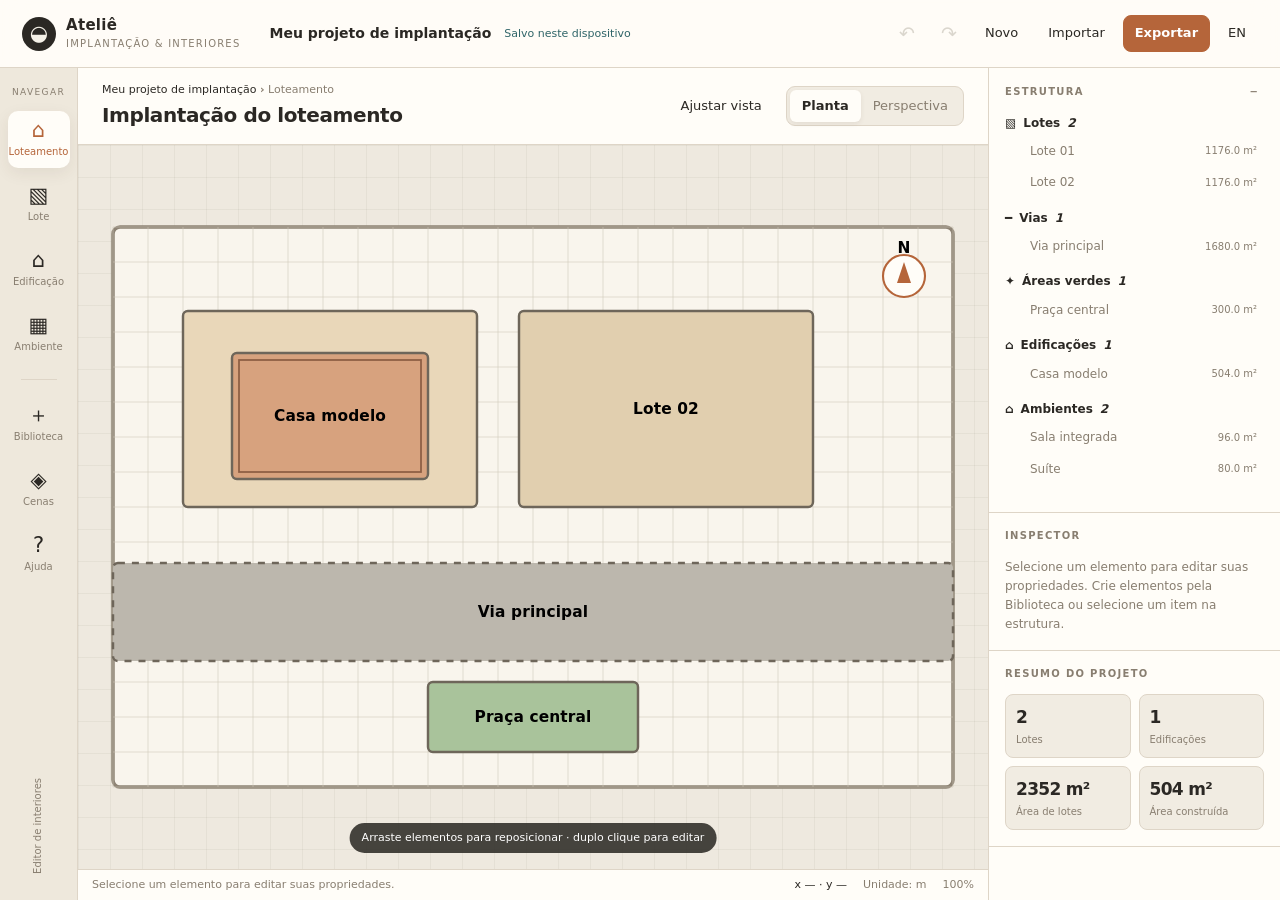
<file: implantacao.html>
<!doctype html>
<html lang="pt-BR">
<head>
  <meta charset="utf-8" />
  <meta name="viewport" content="width=device-width, initial-scale=1, viewport-fit=cover" />
  <meta name="theme-color" content="#f5f1e8" />
  <meta name="description" content="Prancheta visual para loteamentos, lotes, casas e ambientes." />
  <title>Ateliê de Implantação</title>
  <link rel="stylesheet" href="src/styles.css?v=069ff14" />
</head>
<body>
  <div id="app" class="app-shell">
    <header class="topbar">
      <div class="brand-mark" aria-label="Ateliê de Implantação"><span class="brand-glyph">◒</span><span><strong>Ateliê</strong><small>implantação & interiores</small></span></div>
      <div class="project-switcher"><button id="projectMenuBtn" class="ghost-button project-name">Projeto sem nome</button><span id="saveIndicator" class="save-indicator">Salvo neste dispositivo</span></div>
      <nav class="top-actions" aria-label="Ações do projeto">
        <button id="undoBtn" class="icon-button" title="Desfazer (Ctrl+Z)" aria-label="Desfazer">↶</button><button id="redoBtn" class="icon-button" title="Refazer (Ctrl+Y)" aria-label="Refazer">↷</button>
        <button id="newProjectBtn" class="ghost-button">Novo</button><button id="importBtn" class="ghost-button">Importar</button><button id="exportBtn" class="accent-button">Exportar</button>
        <button id="languageBtn" class="ghost-button">EN</button>
      </nav>
    </header>
    <div class="workspace">
      <aside class="left-rail">
        <div class="rail-label">NAVEGAR</div>
        <button class="context-button active" data-context="site"><span>⌂</span><small>Loteamento</small></button>
        <button class="context-button" data-context="lot"><span>▧</span><small>Lote</small></button>
        <button class="context-button" data-context="building"><span>⌂</span><small>Edificação</small></button>
        <button class="context-button" data-context="room"><span>▦</span><small>Ambiente</small></button>
        <div class="rail-divider"></div>
        <button id="libraryBtn" class="context-button"><span>＋</span><small>Biblioteca</small></button>
        <button id="scenesBtn" class="context-button"><span>◈</span><small>Cenas</small></button>
        <button id="helpBtn" class="context-button"><span>?</span><small>Ajuda</small></button>
        <div class="rail-spacer"></div><a class="legacy-link" href="legacy.html">Editor de interiores</a>
      </aside>
      <main class="main-workspace">
        <div class="contextbar"><div><div id="breadcrumbs" class="breadcrumbs"></div><h1 id="workspaceTitle">Implantação do loteamento</h1></div><div class="context-actions"><button id="fitBtn" class="ghost-button">Ajustar vista</button><div class="segmented"><button class="view-button active" data-view="plan">Planta</button><button class="view-button" data-view="perspective">Perspectiva</button></div></div></div>
        <div id="canvasWrap" class="canvas-wrap"><svg id="canvas" role="application" aria-label="Área de trabalho do projeto"></svg><div id="canvasEmpty" class="canvas-empty hidden"><span>⌘</span><strong>Comece pelo terreno</strong><p>Adicione um lote, uma via ou uma área verde para construir sua implantação.</p><button class="accent-button" data-action="add-lot">Criar primeiro lote</button></div><div id="canvasHint" class="canvas-hint">Arraste elementos para reposicionar · duplo clique para editar</div></div>
        <footer class="statusbar"><span id="statusText">Selecione um elemento para editar suas propriedades.</span><span class="status-right"><b id="cursorCoords">x — · y —</b><span>Unidade: m</span><span id="zoomText">100%</span></span></footer>
      </main>
      <aside class="right-panel"><section class="panel-section project-tree"><div class="section-heading"><span>ESTRUTURA</span><button id="collapseTreeBtn" class="mini-button">−</button></div><div id="tree" class="tree"></div></section><section id="inspectorSection" class="panel-section inspector"></section><section class="panel-section metrics-section"><div class="section-heading"><span>RESUMO DO PROJETO</span></div><div id="metrics" class="metrics"></div></section></aside>
    </div>
  </div>
  <dialog id="projectDialog" class="modal"><form method="dialog" id="projectForm"><div class="modal-head"><div><span class="eyebrow">PROJETO</span><h2 id="projectDialogTitle">Gerenciar projeto</h2></div><button value="cancel" class="close-button" aria-label="Fechar">×</button></div><label>Nome do projeto<input id="projectNameInput" required maxlength="80" /></label><label>Descrição<textarea id="projectDescriptionInput" rows="3" maxlength="240"></textarea></label><div class="modal-actions"><button value="cancel" class="ghost-button">Cancelar</button><button id="projectSaveBtn" value="default" class="accent-button">Salvar projeto</button></div></form></dialog>
  <dialog id="libraryDialog" class="modal wide-modal"><div class="modal-head"><div><span class="eyebrow">BIBLIOTECA</span><h2>Elementos de implantação</h2></div><button id="libraryCloseBtn" class="close-button" aria-label="Fechar biblioteca">×</button></div><div class="library-cards"><button data-action="add-lot"><b>▧ Lote residencial</b><small>Cria um lote editável com medidas padrão.</small></button><button data-action="add-road"><b>━ Via / acesso</b><small>Adiciona uma faixa de circulação ao plano.</small></button><button data-action="add-green"><b>✦ Área verde</b><small>Adiciona uma área comum ou paisagística.</small></button><button data-action="add-building"><b>⌂ Edificação</b><small>Implanta uma casa dentro do lote selecionado.</small></button></div></dialog>
  <dialog id="scenesDialog" class="modal wide-modal"><div class="modal-head"><div><span class="eyebrow">APRESENTAÇÃO</span><h2>Cenas salvas</h2></div><button id="scenesCloseBtn" class="close-button" aria-label="Fechar cenas">×</button></div><div id="sceneList" class="scene-list"></div><div class="modal-actions"><button id="saveSceneBtn" class="accent-button">Salvar cena atual</button></div></dialog>
  <dialog id="helpDialog" class="modal"><div class="modal-head"><div><span class="eyebrow">GUIA RÁPIDO</span><h2>Como usar o Ateliê</h2></div><button id="helpCloseBtn" class="close-button">×</button></div><div class="help-copy"><p><b>1. Navegue por escala.</b> Use Loteamento, Lote, Edificação e Ambiente para manter o projeto organizado.</p><p><b>2. Crie e ajuste.</b> Use a Biblioteca para adicionar elementos; selecione qualquer item para editar nome, posição, dimensões e visibilidade.</p><p><b>3. Apresente.</b> Alterne para Perspectiva, salve cenas e exporte um JSON completo para continuar em outro dispositivo.</p><p><b>Atalhos:</b> Delete remove, Ctrl/Cmd+D duplica, Ctrl/Cmd+Z desfaz e Esc limpa a seleção.</p></div></dialog>
  <input id="fileInput" type="file" accept="application/json,.json" hidden />
  <script src="src/app.js?v=069ff14"></script>
</body>
</html>
</file>
<file: src/styles.css>
:root{--paper:#f5f1e8;--surface:#fffdf8;--surface-2:#f1ece2;--ink:#2b2824;--muted:#887e70;--line:#ded5c7;--accent:#b5653a;--accent-soft:#f2dfd2;--teal:#2f6468;--danger:#a83d34;--shadow:0 18px 60px rgba(71,51,32,.12);--radius:12px;--font:Inter,ui-sans-serif,system-ui,-apple-system,BlinkMacSystemFont,"Segoe UI",sans-serif}*{box-sizing:border-box}html,body{margin:0;height:100%;background:var(--paper);color:var(--ink);font:13px/1.45 var(--font);overflow:hidden}button,input,textarea{font:inherit;color:inherit}button{cursor:pointer}button:focus-visible,input:focus-visible,textarea:focus-visible{outline:3px solid rgba(181,101,58,.3);outline-offset:2px}.app-shell{height:100dvh;display:flex;flex-direction:column}.topbar{height:68px;display:flex;align-items:center;gap:28px;padding:10px 22px;border-bottom:1px solid var(--line);background:rgba(255,253,248,.92);backdrop-filter:blur(14px);z-index:4}.brand-mark{display:flex;gap:10px;align-items:center;min-width:215px}.brand-glyph{display:grid;place-items:center;width:34px;height:34px;border-radius:50%;background:var(--ink);color:var(--paper);font-size:21px}.brand-mark strong{display:block;font-size:15px;letter-spacing:.02em}.brand-mark small{display:block;color:var(--muted);font-size:10px;letter-spacing:.12em;text-transform:uppercase}.project-switcher{display:flex;align-items:center;gap:12px;min-width:260px}.project-name{font-weight:650;font-size:14px;padding:6px 0!important}.save-indicator{font-size:11px;color:var(--teal);white-space:nowrap}.top-actions{display:flex;align-items:center;gap:6px;margin-left:auto}.ghost-button,.accent-button,.icon-button,.mini-button,.close-button{border:1px solid transparent;background:transparent;border-radius:8px;padding:8px 11px;transition:.18s ease}.ghost-button:hover,.icon-button:hover,.mini-button:hover{background:var(--surface-2)}.accent-button{background:var(--accent);color:white;border-color:var(--accent);font-weight:650}.accent-button:hover{background:#9c522f}.icon-button{font-size:19px;color:var(--muted);padding:6px 9px}.icon-button:disabled{opacity:.3;cursor:not-allowed}.workspace{display:grid;grid-template-columns:78px minmax(0,1fr) 292px;min-height:0;flex:1}.left-rail{display:flex;flex-direction:column;align-items:center;padding:18px 8px;background:#eee8dc;border-right:1px solid var(--line);gap:8px}.rail-label{font-size:9px;letter-spacing:.15em;color:var(--muted);margin-bottom:4px}.context-button{width:62px;min-height:57px;border:0;background:transparent;border-radius:10px;color:var(--muted);display:flex;flex-direction:column;align-items:center;justify-content:center;gap:4px;transition:.18s}.context-button span{font-size:21px;line-height:1;color:var(--ink)}.context-button small{font-size:10px}.context-button:hover{background:rgba(255,253,248,.7);color:var(--ink)}.context-button.active{background:var(--surface);color:var(--accent);box-shadow:0 5px 16px rgba(71,51,32,.08)}.context-button.active span{color:var(--accent)}.rail-divider{height:1px;width:36px;background:var(--line);margin:8px 0}.rail-spacer{flex:1}.legacy-link{writing-mode:vertical-rl;transform:rotate(180deg);color:var(--muted);font-size:10px;text-decoration:none;padding:8px}.legacy-link:hover{color:var(--accent)}.main-workspace{min-width:0;display:flex;flex-direction:column;background:var(--surface)}.contextbar{height:77px;display:flex;align-items:center;justify-content:space-between;padding:0 24px;border-bottom:1px solid var(--line);background:var(--surface)}.breadcrumbs{font-size:11px;color:var(--muted);margin-bottom:3px}.breadcrumbs span{color:var(--ink)}h1,h2,p{margin:0}.contextbar h1{font-size:20px;letter-spacing:-.02em}.context-actions{display:flex;align-items:center;gap:12px}.segmented{display:flex;padding:3px;border:1px solid var(--line);border-radius:9px;background:var(--surface-2)}.view-button{border:0;background:transparent;border-radius:6px;padding:7px 12px;color:var(--muted)}.view-button.active{background:var(--surface);color:var(--ink);box-shadow:0 2px 5px rgba(71,51,32,.08);font-weight:600}.canvas-wrap{position:relative;min-height:0;flex:1;overflow:hidden;background-color:#eee9df;background-image:linear-gradient(rgba(112,101,85,.07) 1px,transparent 1px),linear-gradient(90deg,rgba(112,101,85,.07) 1px,transparent 1px);background-size:32px 32px}.canvas-wrap.perspective{background:linear-gradient(145deg,#e3ddd1 0%,#f7f3eb 54%,#ddd6c9 100%)}#canvas{width:100%;height:100%;display:block;touch-action:none}.canvas-hint{position:absolute;bottom:16px;left:50%;transform:translateX(-50%);padding:7px 12px;border-radius:20px;background:rgba(43,40,36,.86);color:#fff;font-size:11px;pointer-events:none}.canvas-empty{position:absolute;inset:0;display:flex;flex-direction:column;justify-content:center;align-items:center;text-align:center;pointer-events:none}.canvas-empty>*{pointer-events:auto}.canvas-empty span{font-size:34px;color:var(--accent);margin-bottom:10px}.canvas-empty strong{font-size:18px}.canvas-empty p{max-width:300px;color:var(--muted);margin:6px 0 16px}.hidden{display:none!important}.statusbar{display:flex;justify-content:space-between;gap:15px;min-height:31px;align-items:center;padding:0 14px;border-top:1px solid var(--line);background:var(--surface);color:var(--muted);font-size:11px}.status-right{display:flex;gap:16px}.status-right b{font-weight:500;color:var(--ink)}.right-panel{background:var(--surface);border-left:1px solid var(--line);overflow:auto}.panel-section{padding:16px;border-bottom:1px solid var(--line)}.section-heading{display:flex;align-items:center;justify-content:space-between;font-size:10px;letter-spacing:.13em;color:var(--muted);font-weight:700}.mini-button{padding:0 5px;color:var(--muted)}.tree{margin-top:14px}.tree-group{margin:0 0 12px}.tree-title{display:flex;align-items:center;gap:7px;font-weight:650;font-size:12px;margin-bottom:5px}.tree-title button{border:0;background:transparent;color:var(--muted);padding:0}.tree-items{display:flex;flex-direction:column;gap:2px;padding-left:18px}.tree-item{display:flex;align-items:center;justify-content:space-between;border:0;background:transparent;text-align:left;border-radius:6px;padding:6px 7px;color:var(--muted);font-size:12px}.tree-item:hover{background:var(--surface-2);color:var(--ink)}.tree-item.selected{background:var(--accent-soft);color:var(--accent);font-weight:650}.tree-item em{font-style:normal;font-size:10px;color:var(--muted)}.eyebrow{display:block;color:var(--accent);font-size:10px;letter-spacing:.16em;font-weight:700;margin-bottom:5px}.inspector h2{font-size:16px;margin-bottom:14px}.inspector-empty{color:var(--muted);font-size:12px;line-height:1.6}.field-grid{display:grid;grid-template-columns:1fr 1fr;gap:10px}.field{display:flex;flex-direction:column;gap:5px;margin-bottom:11px}.field.full{grid-column:1/-1}.field label,.field>span{font-size:10px;color:var(--muted);font-weight:650;letter-spacing:.04em}.field input,.field select,.field textarea{width:100%;border:1px solid var(--line);background:var(--surface);border-radius:7px;padding:8px 9px}.field input[type=checkbox]{width:auto}.inspector-actions{display:flex;gap:7px;flex-wrap:wrap;margin-top:4px}.small-button{border:1px solid var(--line);background:var(--surface);border-radius:7px;padding:7px 9px;font-size:11px}.small-button:hover{border-color:var(--accent);color:var(--accent)}.small-button.danger{color:var(--danger)}.metrics{display:grid;grid-template-columns:1fr 1fr;gap:8px;margin-top:12px}.metric{padding:10px;border:1px solid var(--line);border-radius:8px;background:var(--surface-2)}.metric b{display:block;font-size:17px;letter-spacing:-.04em}.metric span{display:block;font-size:10px;color:var(--muted);margin-top:3px}.modal{border:0;border-radius:14px;padding:0;width:min(430px,calc(100vw - 30px));background:var(--surface);color:var(--ink);box-shadow:var(--shadow)}.modal::backdrop{background:rgba(43,40,36,.35);backdrop-filter:blur(3px)}.modal form,.modal-head,.help-copy,.library-cards,.scene-list,.modal-actions{padding:20px}.modal-head{display:flex;justify-content:space-between;align-items:flex-start;border-bottom:1px solid var(--line)}.modal-head h2{font-size:20px}.close-button{font-size:23px;line-height:1;color:var(--muted);padding:0 5px}.modal form>label{display:flex;flex-direction:column;gap:6px;margin:18px 20px 0;font-size:11px;color:var(--muted);font-weight:650}.modal form input,.modal form textarea{border:1px solid var(--line);border-radius:8px;padding:10px;background:var(--surface)}.modal-actions{display:flex;justify-content:flex-end;gap:8px;border-top:1px solid var(--line);margin-top:20px}.wide-modal{width:min(650px,calc(100vw - 30px))}.library-cards{display:grid;grid-template-columns:1fr 1fr;gap:10px}.library-cards button{display:flex;flex-direction:column;align-items:flex-start;gap:6px;text-align:left;border:1px solid var(--line);background:var(--surface);border-radius:10px;padding:15px}.library-cards button:hover{border-color:var(--accent);background:var(--accent-soft)}.library-cards small{color:var(--muted)}.scene-list{display:flex;flex-direction:column;gap:7px;max-height:320px;overflow:auto}.scene-row{display:flex;align-items:center;justify-content:space-between;padding:10px;border:1px solid var(--line);border-radius:8px}.scene-row small{display:block;color:var(--muted)}.scene-row button{border:0;background:transparent;color:var(--accent)}.help-copy{color:var(--muted);line-height:1.65}.help-copy p{margin-bottom:13px}.help-copy b{color:var(--ink)}.perspective-label{font-family:var(--font);font-size:12px;fill:var(--ink);font-weight:650}.perspective-sub{font-family:var(--font);font-size:10px;fill:var(--muted)}@media(max-width:1050px){.workspace{grid-template-columns:66px minmax(0,1fr)}.right-panel{position:absolute;z-index:5;right:0;top:68px;bottom:0;width:min(310px,88vw);box-shadow:var(--shadow);transform:translateX(105%);transition:.25s}.right-panel.open{transform:none}.project-switcher{min-width:0}.save-indicator{display:none}}@media(max-width:700px){html,body{overflow:auto}.topbar{height:auto;min-height:62px;flex-wrap:wrap;gap:8px;padding:9px 12px}.brand-mark{min-width:170px}.top-actions{margin-left:0;width:100%;justify-content:flex-end}.workspace{min-height:calc(100dvh - 105px)}.left-rail{padding:10px 4px}.context-button{width:54px;min-height:50px}.contextbar{height:auto;min-height:76px;padding:13px 14px;gap:10px;align-items:flex-end}.contextbar h1{font-size:16px}.context-actions{flex-direction:column-reverse;align-items:flex-end;gap:5px}.canvas-hint{display:none}.status-right span{display:none}.right-panel{top:105px}.library-cards{grid-template-columns:1fr}.project-name{max-width:180px;overflow:hidden;text-overflow:ellipsis;white-space:nowrap}}

/* Escala SVG: os rótulos devem acompanhar a planta, não dominar a tela. */
#canvas text.plan-label{font-size:2.2px;font-weight:650;letter-spacing:.02px;pointer-events:none;dominant-baseline:middle;text-anchor:middle}
#canvas .entity.selected text.plan-label{font-size:2.4px}
#canvas text{font-family:Inter,ui-sans-serif,system-ui,-apple-system,BlinkMacSystemFont,"Segoe UI",sans-serif}
</file>
